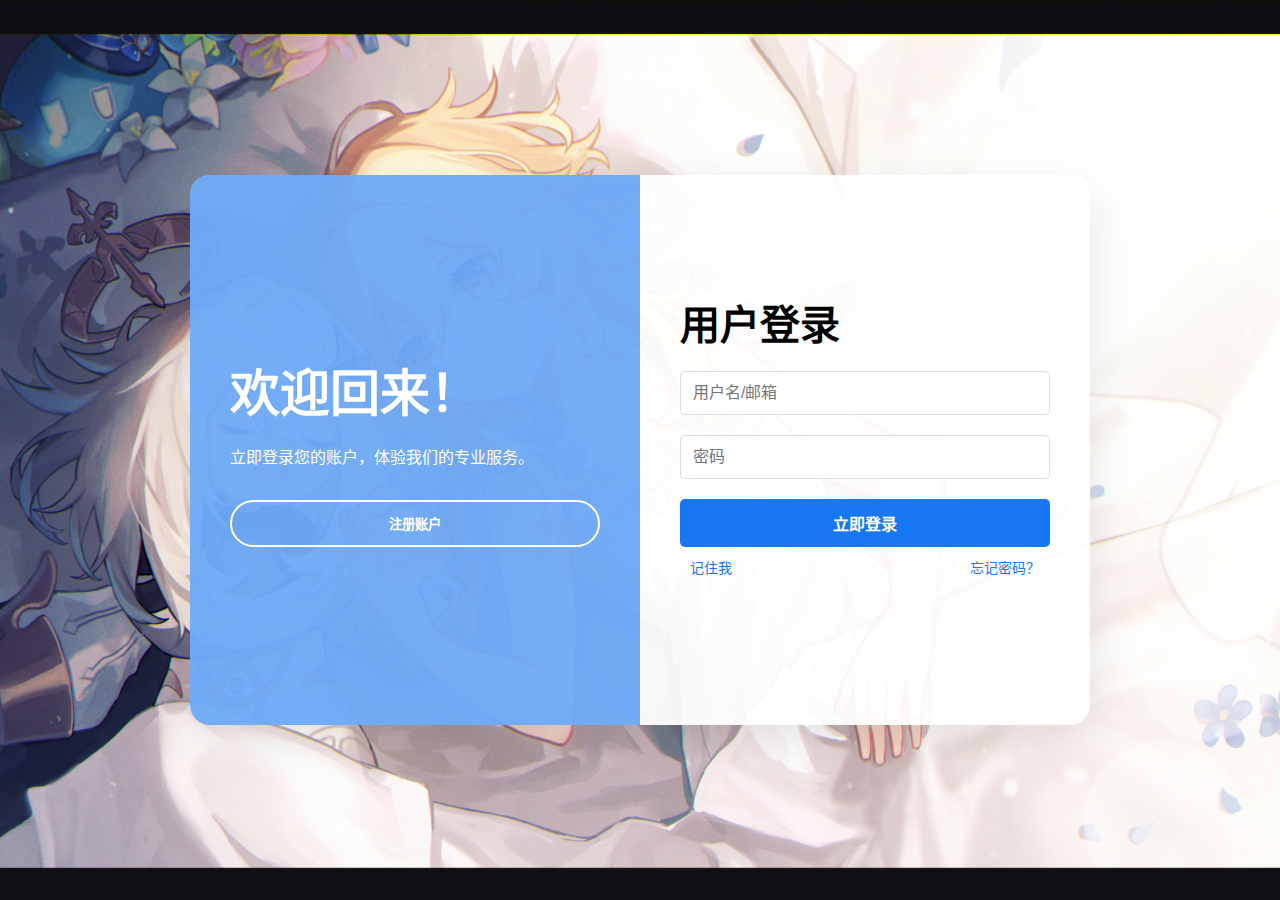
<file: html/register.html>
<!DOCTYPE html>
<html lang="zh-CN">
<head>
    <meta charset="UTF-8">
    <meta name="viewport" content="width=device-width, initial-scale=1.0">
    <title>登录/注册切换页面</title>
    <link rel="stylesheet" type="text/css" href="../CSS/styles.css">
</head>
<body>
    <div class="container">
        <div class="form">
            <!-- 欢迎区域 -->
            <div class="welcome-section">
                <div class="welcome-content">
                    <h2>欢迎回来！</h2>
                    <p>立即登录您的账户，体验我们的专业服务。</p>
                    <button class="toggle-btn" onclick="toggleForm()">注册账户</button>
                </div>
            </div>
            <!-- 登录表单区域 -->
            <div class="form-section">
                <form class="form-content">
                    <h2>用户登录</h2>
                    <div class="input-group">
                        <input type="text" placeholder="用户名/邮箱" required>
                    </div>
                    <div class="input-group">
                        <input type="password" placeholder="密码" required>
                    </div>
                    <button type="submit" class="submit-btn" onclick="toggleForm()">立即登录</button>
                    <!-- 忘记密码链接 -->
                    <div class="form-links">
                        <div class="register-link">
                            <a href="#">记住我</a>
                        </div>
                        <div class="forgot-password">
                            <a href="#">忘记密码？</a>
                        </div>
                    </div>
                </form>
            </div>
        </div>
    </div>
</body>
<script>
    function toggleForm() 
    {
        const container = document.querySelector('.container');
        container.classList.toggle('active');
    }
    </script>
</script>
</html>
</file>
<file: CSS/styles.css>
/* 通用样式 */
* {
    margin: 0; /* 去除默认的外边距 */
    padding: 0; /* 去除默认的内边距 */
    box-sizing: border-box; /* 确保元素的内边距和边框不会影响总宽度 */
    font-family: 'Arial', sans-serif; /* 设置默认字体 */
}

/* 页面背景 */
body {
    display: flex;
    flex-direction: column;
    justify-content: center; /* 水平居中 */
    align-items: center; /* 垂直居中 */
    min-height: 100vh; /* 设置页面高度为视口高度 */
    background-image: url("../asset/yingmiss.jpg"); /* 背景图片 */
    background-size: cover; /* 背景图片覆盖整个页面 */
    background-position: center; /* 背景图片居中 */
}

/* 容器样式 */
.container {
    position: relative;
    width: 900px; /* 容器宽度 */
    height: 550px; /* 容器高度 */
    background: rgba(255, 255, 255, 0.9); /* 容器背景颜色（半透明白色） */
    box-shadow: 0 15px 50px rgba(0, 0, 0, 0.1); /* 容器阴影效果 */
    overflow: hidden; /* 隐藏超出容器的内容 */
    border-radius: 20px; /* 圆角效果 */
}
 
/* 表单区域布局 */
.form {
    position: absolute;
    top: 0;
    left: 0;
    width: 100%;
    height: 100%;
    display: flex; /* 使用Flex布局 */
}

/* 欢迎区域样式 */
.welcome-section {
    position: relative;
    width: 50%; /* 欢迎区域宽度 */
    height: 100%;
    background: rgba(24, 119, 242, 0.6); /* 欢迎区域背景颜色（半透明蓝色） */
    color: white; /* 文字颜色 */
    padding: 40px; /* 内边距 */
    transition: 0.5s; /* 切换动画时长 */
}

/* 登录表单区域样式 */
.form-section {
    width: 50%; /* 表单区域宽度 */
    height: 100%;
    background: rgba(255, 255, 255, 0.3); /* 表单区域背景颜色（半透明白色） */
    padding: 40px; /* 内边距 */
    transition: 0.5s; /* 切换动画时长 */
}

/* 欢迎内容布局 */
.welcome-content {
    display: flex;
    flex-direction: column; /* 垂直排列内容 */
    justify-content: center; /* 垂直居中 */
    height: 100%;
}
.welcome-content h2 {
    text-align: start;
    font-size: 50px;
}
/* 表单内容布局 */
.form-content {
    display: flex;
    flex-direction: column; /* 垂直排列内容 */
    justify-content: center; /* 垂直居中 */
    height: 100%;
}

/* 标题样式 */
h2 {
    font-size: 2.5em; /* 标题字体大小 */
    margin-bottom: 20px; /* 标题下方间距 */
}

/* 段落样式 */
p {
    line-height: 1.6; /* 行高 */
    margin-bottom: 30px; /* 段落下方间距 */
}

/* 切换按钮样式 */
.toggle-btn {
    padding: 12px 45px; /* 按钮内边距 */
    background: transparent; /* 按钮背景透明 */
    border: 2px solid #fff; /* 按钮边框 */
    color: white; /* 按钮文字颜色 */
    cursor: pointer; /* 鼠标悬停时显示手型 */
    border-radius: 25px; /* 圆角按钮 */
    font-weight: bold; /* 文字加粗 */
    transition: 0.3s; /* 按钮悬停动画时长 */
}

/* 按钮悬停效果 */
.toggle-btn:hover {
    background: #fff; /* 悬停时背景颜色 */
    color: #1877f2; /* 悬停时文字颜色 */
}


/* 输入框组样式 */
.input-group {
    margin-bottom: 20px; /* 输入框下方间距 */
}

/* 输入框样式 */
input {
    width: 100%; /* 输入框宽度 */
    padding: 12px; /* 输入框内边距 */
    border: 1px solid #ddd; /* 输入框边框 */
    border-radius: 5px; /* 输入框圆角 */
    font-size: 16px; /* 输入框文字大小 */
}

/* 提交按钮样式 */
.submit-btn {
    background: #1877f2; /* 按钮背景颜色 */
    color: white; /* 按钮文字颜色 */
    padding: 12px; /* 按钮内边距 */
    border: none; /* 无边框 */
    border-radius: 5px; /* 按钮圆角 */
    cursor: pointer; /* 鼠标悬停时显示手型 */
    font-size: 16px; /* 按钮文字大小 */
    font-weight: bold; /* 文字加粗 */
}
.form-links {
    padding: 10px;
    display: flex; /* 使用 Flexbox 布局 */
    justify-content: space-between; /* 两端对齐 */
    margin-bottom: 20px; /* 与下方按钮的间距 */
}
.forgot-password a {
    color: #1877f2; /* 链接颜色 */
    text-decoration: none; /* 去除下划线 */
    font-size: 14px; /* 字体大小 */
    transition: color 0.3s ease; /* 颜色过渡效果 */
}
.register-link a {
    color: #1877f2; /* 链接颜色 */
    text-decoration: none; /* 去除下划线 */
    font-size: 14px; /* 字体大小 */
    transition: color 0.3s ease; /* 颜色过渡效果 */
}
.forgot-password a:hover {
    color: #1155cc; /* 鼠标悬停时的颜色 */
    text-decoration: underline; /* 鼠标悬停时显示下划线 */
}
.register-link a:hover {
    color: #1155cc; /* 鼠标悬停时的颜色 */
    text-decoration: underline; /* 鼠标悬停时显示下划线 */
}
/* 切换动画 */
.container.active .welcome-section {
    transform: translateX(100%); /* 向右移动100%宽度 */
}

.container.active .form-section {
    transform: translateX(-100%); /* 向左移动100%宽度 */
}
</file>
